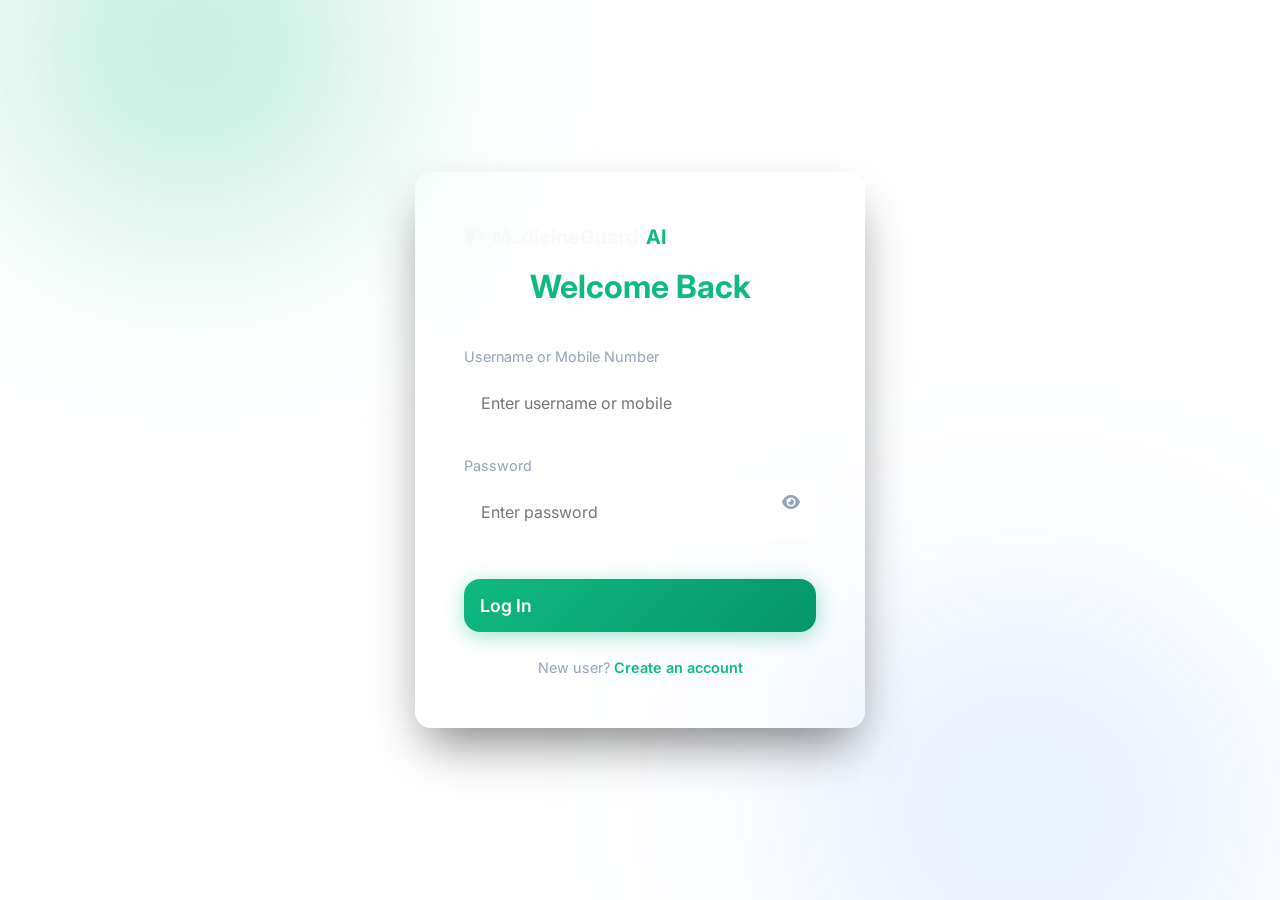
<file: index.html>
<!DOCTYPE html>
<html lang="en">
<head>
    <meta charset="UTF-8">
    <meta name="viewport" content="width=device-width, initial-scale=1.0">
    <title>MedicineGuard AI — Counterfeit Drug Detector</title>
    <meta name="description" content="AI instantly analyzes packaging quality, brand authenticity, and safety markers to give you a counterfeit risk score.">
    <link rel="stylesheet" href="/styles.css">
    <link rel="stylesheet" href="https://cdnjs.cloudflare.com/ajax/libs/font-awesome/6.4.0/css/all.min.css">
</head>
<body>
    <nav>
        <a href="/" class="logo">
            <i class="fa-solid fa-shield-halved"></i> MedicineGuard<span>AI</span>
        </a>
        <div class="nav-links">
            <a href="/" class="active">Home</a>
            <a href="/scanner.html">Scan Medicine</a>
            <a href="/history.html">History</a>
            <a href="/database.html">Database</a>
            <a href="/help.html">Help</a>
        </div>
        <div>
            <a href="/scanner.html" class="btn btn-primary">Start Scanning</a>
            <button onclick="generatePDFReport()" class="btn btn-secondary" style="border-color: #3b82f6; color: #3b82f6; margin-left: 0.5rem; padding: 0.6rem 1rem;"><i class="fa-solid fa-file-pdf"></i> Export PDF</button>
            <button onclick="logout()" class="btn btn-secondary" style="border-color: #ef4444; color: #ef4444; margin-left: 0.5rem; padding: 0.6rem 1rem;"><i class="fa-solid fa-right-from-bracket"></i> Logout</button>
        </div>
    </nav>

    <main class="container">
        <section class="hero">
            <h1>Detect Counterfeit Medicines with AI</h1>
            <p>Upload a photo of any medicine packaging. Our multimodal AI instantly analyzes packaging quality, brand authenticity, and safety markers to give you a counterfeit risk score.</p>
            <div class="hero-actions">
                <a href="/scanner.html" class="btn btn-primary"><i class="fa-solid fa-camera"></i> Scan a Medicine Now</a>
                <a href="/history.html" class="btn btn-secondary"><i class="fa-solid fa-clock-rotate-left"></i> View History</a>
            </div>
        </section>

        <section class="features">
            <div class="feature-card">
                <div class="feature-icon"><i class="fa-solid fa-bolt"></i></div>
                <h3>Computer Vision AI</h3>
                <p>Neural networks analyze packaging quality, fonts, colors, and structural integrity in milliseconds.</p>
            </div>
            <div class="feature-card">
                <div class="feature-icon"><i class="fa-solid fa-layer-group"></i></div>
                <h3>Multi-Dimensional Check</h3>
                <p>Independent analysis layers — packaging, brand authenticity, and safety markers — fused into one score.</p>
            </div>
            <div class="feature-card">
                <div class="feature-icon"><i class="fa-solid fa-shield-virus"></i></div>
                <h3>100% Secure</h3>
                <p>Scans are encrypted and seamlessly processed through our custom high-performance backend server.</p>
            </div>
        </section>
    </main>

    <script src="/app.js"></script>
</body>
</html>
</file>
<file: styles.css>
/* Premium Dark Mode Aesthetic CSS */
@import url('https://fonts.googleapis.com/css2?family=Inter:wght@400;500;600;700&display=swap');

:root {
    --bg-color: #0c0f14;
    --surface: rgba(255, 255, 255, 0.03);
    --surface-hover: rgba(255, 255, 255, 0.08);
    --primary: #10b981;
    --primary-glow: rgba(16, 185, 129, 0.4);
    --secondary: #3b82f6;
    --text-main: #f8fafc;
    --text-muted: #94a3b8;
    --border: rgba(255, 255, 255, 0.1);
    --glass-blur: blur(12px);
    --radius: 16px;
}

* {
    margin: 0;
    padding: 0;
    box-sizing: border-box;
    font-family: 'Inter', sans-serif;
}

body {
    background-color: var(--bg-color);
    color: var(--text-main);
    line-height: 1.6;
    min-height: 100vh;
    display: flex;
    flex-direction: column;
    overflow-x: hidden;
}

/* Background Gradients */
body::before {
    content: '';
    position: fixed;
    top: -20%;
    left: -10%;
    width: 50%;
    height: 50%;
    background: radial-gradient(circle, var(--primary-glow) 0%, transparent 70%);
    filter: blur(100px);
    z-index: -1;
    pointer-events: none;
}

body::after {
    content: '';
    position: fixed;
    bottom: -20%;
    right: -10%;
    width: 60%;
    height: 60%;
    background: radial-gradient(circle, rgba(59, 130, 246, 0.2) 0%, transparent 70%);
    filter: blur(120px);
    z-index: -1;
    pointer-events: none;
}

/* Navbar */
nav {
    display: flex;
    align-items: center;
    justify-content: space-between;
    padding: 1.5rem 5%;
    background: rgba(12, 15, 20, 0.8);
    backdrop-filter: var(--glass-blur);
    border-bottom: 1px solid var(--border);
    position: sticky;
    top: 0;
    z-index: 100;
}

.logo {
    font-size: 1.25rem;
    font-weight: 700;
    display: flex;
    align-items: center;
    gap: 0.5rem;
    color: var(--text-main);
    text-decoration: none;
}

.logo span {
    color: var(--primary);
}

.nav-links {
    display: flex;
    gap: 2rem;
}

.nav-links a {
    color: var(--text-muted);
    text-decoration: none;
    font-weight: 500;
    transition: color 0.3s ease;
}

.nav-links a:hover, .nav-links a.active {
    color: var(--text-main);
}

/* Buttons */
.btn {
    display: inline-flex;
    align-items: center;
    gap: 0.5rem;
    padding: 0.75rem 1.5rem;
    border-radius: var(--radius);
    font-weight: 600;
    text-decoration: none;
    cursor: pointer;
    transition: all 0.3s ease;
    border: none;
    outline: none;
}

.btn-primary {
    background: linear-gradient(135deg, var(--primary), #059669);
    color: #fff;
    box-shadow: 0 4px 20px var(--primary-glow);
}

.btn-primary:hover {
    transform: translateY(-2px);
    box-shadow: 0 8px 30px var(--primary-glow);
}

.btn-secondary {
    background: var(--surface);
    color: var(--text-main);
    border: 1px solid var(--border);
    backdrop-filter: var(--glass-blur);
}

.btn-secondary:hover {
    background: var(--surface-hover);
    transform: translateY(-2px);
}

/* Container */
.container {
    max-width: 1200px;
    margin: 0 auto;
    padding: 4rem 2rem;
    flex: 1;
}

/* Hero Section */
.hero {
    text-align: center;
    max-width: 800px;
    margin: 0 auto 5rem;
    animation: fadeInUp 0.8s ease-out;
}

.hero h1 {
    font-size: 3.5rem;
    line-height: 1.2;
    margin-bottom: 1.5rem;
    background: linear-gradient(to right, #fff, #94a3b8);
    -webkit-background-clip: text;
    -webkit-text-fill-color: transparent;
}

.hero p {
    font-size: 1.25rem;
    color: var(--text-muted);
    margin-bottom: 2.5rem;
}

.hero-actions {
    display: flex;
    gap: 1rem;
    justify-content: center;
}

/* Features Grid */
.features {
    display: grid;
    grid-template-columns: repeat(auto-fit, minmax(300px, 1fr));
    gap: 2rem;
    margin-top: 4rem;
}

.feature-card {
    background: var(--surface);
    border: 1px solid var(--border);
    border-radius: var(--radius);
    padding: 2rem;
    backdrop-filter: var(--glass-blur);
    transition: transform 0.3s ease, background 0.3s ease;
}

.feature-card:hover {
    transform: translateY(-5px);
    background: var(--surface-hover);
    border-color: rgba(255, 255, 255, 0.2);
}

.feature-icon {
    font-size: 2rem;
    margin-bottom: 1rem;
    background: rgba(16, 185, 129, 0.1);
    width: 60px;
    height: 60px;
    display: flex;
    align-items: center;
    justify-content: center;
    border-radius: 12px;
    border: 1px solid rgba(16, 185, 129, 0.2);
    color: var(--primary);
}

.feature-card h3 {
    font-size: 1.25rem;
    margin-bottom: 0.5rem;
}

.feature-card p {
    color: var(--text-muted);
    font-size: 0.95rem;
}

/* Scanner Layout */
.scanner-layout {
    display: grid;
    grid-template-columns: 1fr;
    gap: 3rem;
    background: var(--surface);
    border: 1px solid var(--border);
    border-radius: var(--radius);
    padding: 3rem;
    backdrop-filter: var(--glass-blur);
}

.upload-zone {
    border: 2px dashed var(--border);
    border-radius: var(--radius);
    padding: 3rem 2rem;
    text-align: center;
    transition: all 0.3s ease;
    cursor: pointer;
    position: relative;
    overflow: hidden;
    display: flex;
    flex-direction: column;
    align-items: center;
    justify-content: center;
    min-height: 300px;
}

.upload-zone:hover, .upload-zone.dragover {
    border-color: var(--primary);
    background: rgba(16, 185, 129, 0.05);
}

.upload-icon {
    font-size: 3rem;
    color: var(--text-muted);
    margin-bottom: 1rem;
    transition: color 0.3s ease;
}

.upload-zone:hover .upload-icon {
    color: var(--primary);
}

.upload-zone h3 {
    margin-bottom: 0.5rem;
}

.upload-zone p {
    color: var(--text-muted);
    font-size: 0.9rem;
    margin-bottom: 1.5rem;
}

#fileInput {
    display: none;
}

.image-preview-container {
    display: none;
    width: 100%;
    height: 100%;
    position: absolute;
    top: 0;
    left: 0;
    background: var(--bg-color);
    z-index: 10;
}

.image-preview {
    width: 100%;
    height: 100%;
    object-fit: contain;
}

.change-img-btn {
    position: absolute;
    bottom: 1rem;
    right: 1rem;
    background: rgba(0,0,0,0.7);
    color: white;
    border: none;
    padding: 0.5rem 1rem;
    border-radius: 8px;
    cursor: pointer;
    backdrop-filter: blur(4px);
}

.results-panel {
    display: flex;
    flex-direction: column;
    justify-content: center;
}

.results-placeholder {
    text-align: center;
    color: var(--text-muted);
}

.results-placeholder svg {
    font-size: 4rem;
    color: var(--border);
    margin-bottom: 1rem;
}

.scan-results {
    display: none;
    animation: fadeIn 0.5s ease-out;
}

.score-circle {
    width: 120px;
    height: 120px;
    border-radius: 50%;
    display: flex;
    flex-direction: column;
    align-items: center;
    justify-content: center;
    margin: 0 auto 2rem;
    background: conic-gradient(var(--primary) calc(var(--score) * 1%), var(--surface) 0);
    position: relative;
    box-shadow: 0 0 30px var(--primary-glow);
}

.score-circle::before {
    content: '';
    position: absolute;
    width: 100px;
    height: 100px;
    background: var(--bg-color);
    border-radius: 50%;
}

.score-value {
    position: relative;
    font-size: 2rem;
    font-weight: 700;
}

.score-label {
    position: relative;
    font-size: 0.8rem;
    color: var(--text-muted);
    text-transform: uppercase;
    letter-spacing: 1px;
}

.risk-High {
    --primary: #ef4444;
    --primary-glow: rgba(239, 68, 68, 0.4);
}

.risk-Medium {
    --primary: #f59e0b;
    --primary-glow: rgba(245, 158, 11, 0.4);
}

.detail-item {
    background: rgba(0,0,0,0.2);
    padding: 1rem;
    border-radius: 8px;
    margin-bottom: 1rem;
    border-left: 3px solid var(--primary);
}

.detail-item h4 {
    font-size: 0.9rem;
    color: var(--text-muted);
    margin-bottom: 0.25rem;
}

.detail-item p {
    font-size: 1rem;
    font-weight: 500;
}

/* History Grid */
.history-grid {
    display: grid;
    grid-template-columns: repeat(auto-fill, minmax(300px, 1fr));
    gap: 1.5rem;
}

.history-card {
    background: var(--surface);
    border: 1px solid var(--border);
    border-radius: var(--radius);
    padding: 1.5rem;
    display: flex;
    flex-direction: column;
    gap: 1rem;
}

.history-header {
    display: flex;
    justify-content: space-between;
    align-items: center;
    font-size: 0.85rem;
    color: var(--text-muted);
}

.history-score {
    font-size: 2rem;
    font-weight: 700;
    display: flex;
    align-items: center;
    gap: 0.5rem;
}

.badge {
    padding: 0.25rem 0.75rem;
    border-radius: 20px;
    font-size: 0.75rem;
    font-weight: 600;
}

.badge-Low { background: rgba(16, 185, 129, 0.2); color: #10b981; }
.badge-Medium { background: rgba(245, 158, 11, 0.2); color: #f59e0b; }
.badge-High { background: rgba(239, 68, 68, 0.2); color: #ef4444; }

/* Loader */
.loader-container {
    display: none;
    flex-direction: column;
    align-items: center;
    justify-content: center;
    height: 100%;
}

.spinner {
    width: 40px;
    height: 40px;
    border: 3px solid rgba(255,255,255,0.1);
    border-radius: 50%;
    border-top-color: var(--primary);
    animation: spin 1s ease-in-out infinite;
    margin-bottom: 1rem;
}

/* Animations */
@keyframes spin {
    to { transform: rotate(360deg); }
}

@keyframes fadeInUp {
    from {
        opacity: 0;
        transform: translateY(20px);
    }
    to {
        opacity: 1;
        transform: translateY(0);
    }
}

@keyframes fadeIn {
    from { opacity: 0; }
    to { opacity: 1; }
}

/* Responsive */
@media (max-width: 768px) {
    .scanner-layout {
        grid-template-columns: 1fr;
    }
    
    .hero h1 {
        font-size: 2.5rem;
    }
    
    .nav-links {
        display: none;
    }
}
</file>
